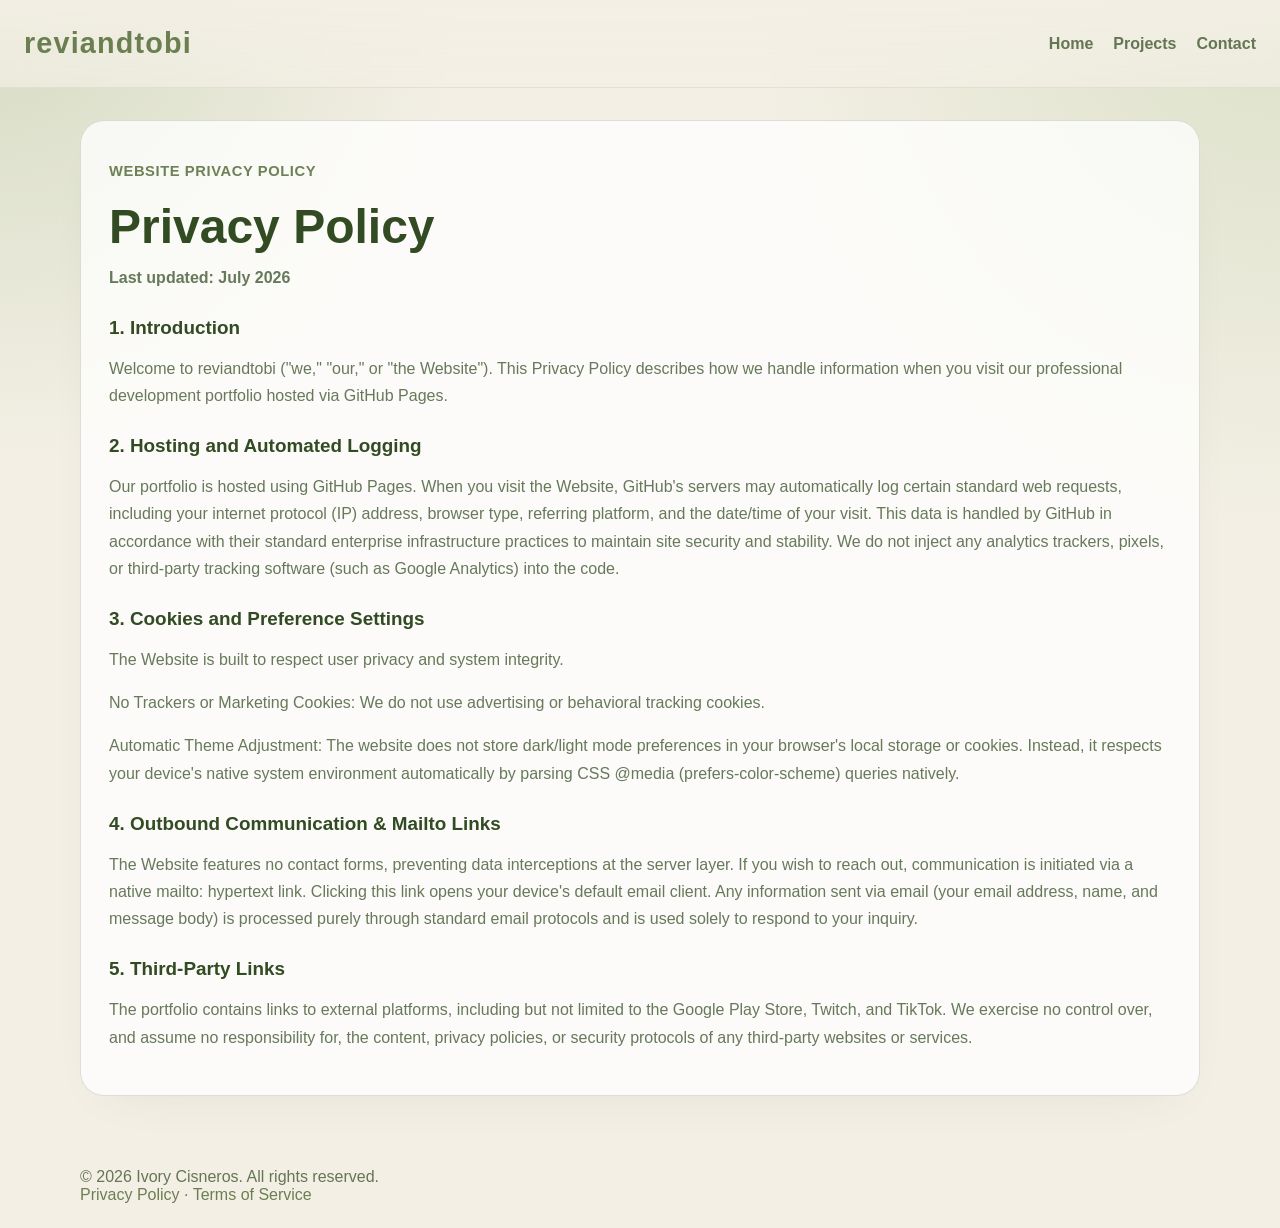
<file: privacy-policy.html>
<!DOCTYPE html>
<html lang="en">
<head>
    <meta charset="UTF-8">
    <meta name="viewport" content="width=device-width, initial-scale=1.0">
    <title>Privacy Policy | reviandtobi</title>
    <link rel="icon" type="image/png" href="assets/favicon.png">
    <link rel="stylesheet" href="styles/style.css">
</head>
<body>
    <header class="site-header">
        <div class="brand"><a href="index.html">reviandtobi</a></div>
        <nav class="site-nav" aria-label="Primary navigation">
            <a href="index.html">Home</a>
            <a href="index.html#projects">Projects</a>
            <a href="index.html#contact">Contact</a>
        </nav>
    </header>

    <main>
        <article class="legal-document">
            <p class="legal-caption">Website Privacy Policy</p>
            <h1>Privacy Policy</h1>
            <p class="legal-meta">Last updated: July 2026</p>

            <h2>1. Introduction</h2>
            <p>Welcome to reviandtobi (&quot;we,&quot; &quot;our,&quot; or &quot;the Website&quot;). This Privacy Policy describes how we handle information when you visit our professional development portfolio hosted via GitHub Pages.</p>

            <h2>2. Hosting and Automated Logging</h2>
            <p>Our portfolio is hosted using GitHub Pages. When you visit the Website, GitHub's servers may automatically log certain standard web requests, including your internet protocol (IP) address, browser type, referring platform, and the date/time of your visit. This data is handled by GitHub in accordance with their standard enterprise infrastructure practices to maintain site security and stability. We do not inject any analytics trackers, pixels, or third-party tracking software (such as Google Analytics) into the code.</p>

            <h2>3. Cookies and Preference Settings</h2>
            <p>The Website is built to respect user privacy and system integrity.</p>
            <p>No Trackers or Marketing Cookies: We do not use advertising or behavioral tracking cookies.</p>
            <p>Automatic Theme Adjustment: The website does not store dark/light mode preferences in your browser's local storage or cookies. Instead, it respects your device's native system environment automatically by parsing CSS @media (prefers-color-scheme) queries natively.</p>

            <h2>4. Outbound Communication &amp; Mailto Links</h2>
            <p>The Website features no contact forms, preventing data interceptions at the server layer. If you wish to reach out, communication is initiated via a native mailto: hypertext link. Clicking this link opens your device's default email client. Any information sent via email (your email address, name, and message body) is processed purely through standard email protocols and is used solely to respond to your inquiry.</p>

            <h2>5. Third-Party Links</h2>
            <p>The portfolio contains links to external platforms, including but not limited to the Google Play Store, Twitch, and TikTok. We exercise no control over, and assume no responsibility for, the content, privacy policies, or security protocols of any third-party websites or services.</p>
        </article>
    </main>

    <footer class="site-footer">
        <p>&copy; 2026 Ivory Cisneros. All rights reserved.</p>
        <p><a href="privacy-policy.html">Privacy Policy</a> · <a href="terms-of-service.html">Terms of Service</a></p>
    </footer>
</body>
</html>
</file>
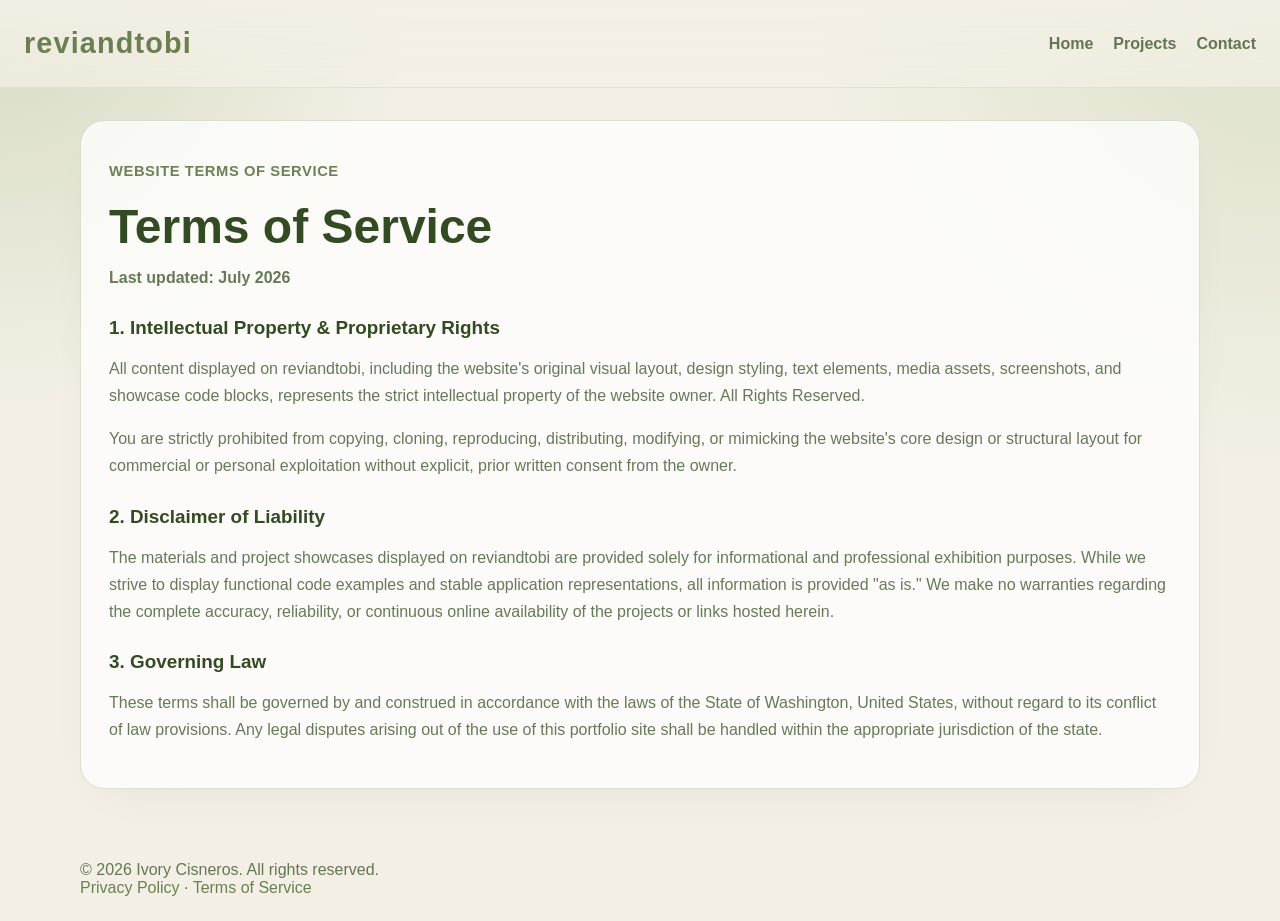
<file: terms-of-service.html>
<!DOCTYPE html>
<html lang="en">
<head>
    <meta charset="UTF-8">
    <meta name="viewport" content="width=device-width, initial-scale=1.0">
    <title>Terms of Service | reviandtobi</title>
    <link rel="icon" type="image/png" href="assets/favicon.png">
    <link rel="stylesheet" href="styles/style.css">
</head>
<body>
    <header class="site-header">
        <div class="brand"><a href="index.html">reviandtobi</a></div>
        <nav class="site-nav" aria-label="Primary navigation">
            <a href="index.html">Home</a>
            <a href="index.html#projects">Projects</a>
            <a href="index.html#contact">Contact</a>
        </nav>
    </header>

    <main>
        <article class="legal-document">
            <p class="legal-caption">Website Terms of Service</p>
            <h1>Terms of Service</h1>
            <p class="legal-meta">Last updated: July 2026</p>

            <h2>1. Intellectual Property &amp; Proprietary Rights</h2>
            <p>All content displayed on reviandtobi, including the website's original visual layout, design styling, text elements, media assets, screenshots, and showcase code blocks, represents the strict intellectual property of the website owner. All Rights Reserved.</p>
            <p>You are strictly prohibited from copying, cloning, reproducing, distributing, modifying, or mimicking the website's core design or structural layout for commercial or personal exploitation without explicit, prior written consent from the owner.</p>

            <h2>2. Disclaimer of Liability</h2>
            <p>The materials and project showcases displayed on reviandtobi are provided solely for informational and professional exhibition purposes. While we strive to display functional code examples and stable application representations, all information is provided &quot;as is.&quot; We make no warranties regarding the complete accuracy, reliability, or continuous online availability of the projects or links hosted herein.</p>

            <h2>3. Governing Law</h2>
            <p>These terms shall be governed by and construed in accordance with the laws of the State of Washington, United States, without regard to its conflict of law provisions. Any legal disputes arising out of the use of this portfolio site shall be handled within the appropriate jurisdiction of the state.</p>
        </article>
    </main>

    <footer class="site-footer">
        <p>&copy; 2026 Ivory Cisneros. All rights reserved.</p>
        <p><a href="privacy-policy.html">Privacy Policy</a> · <a href="terms-of-service.html">Terms of Service</a></p>
    </footer>
</body>
</html>
</file>
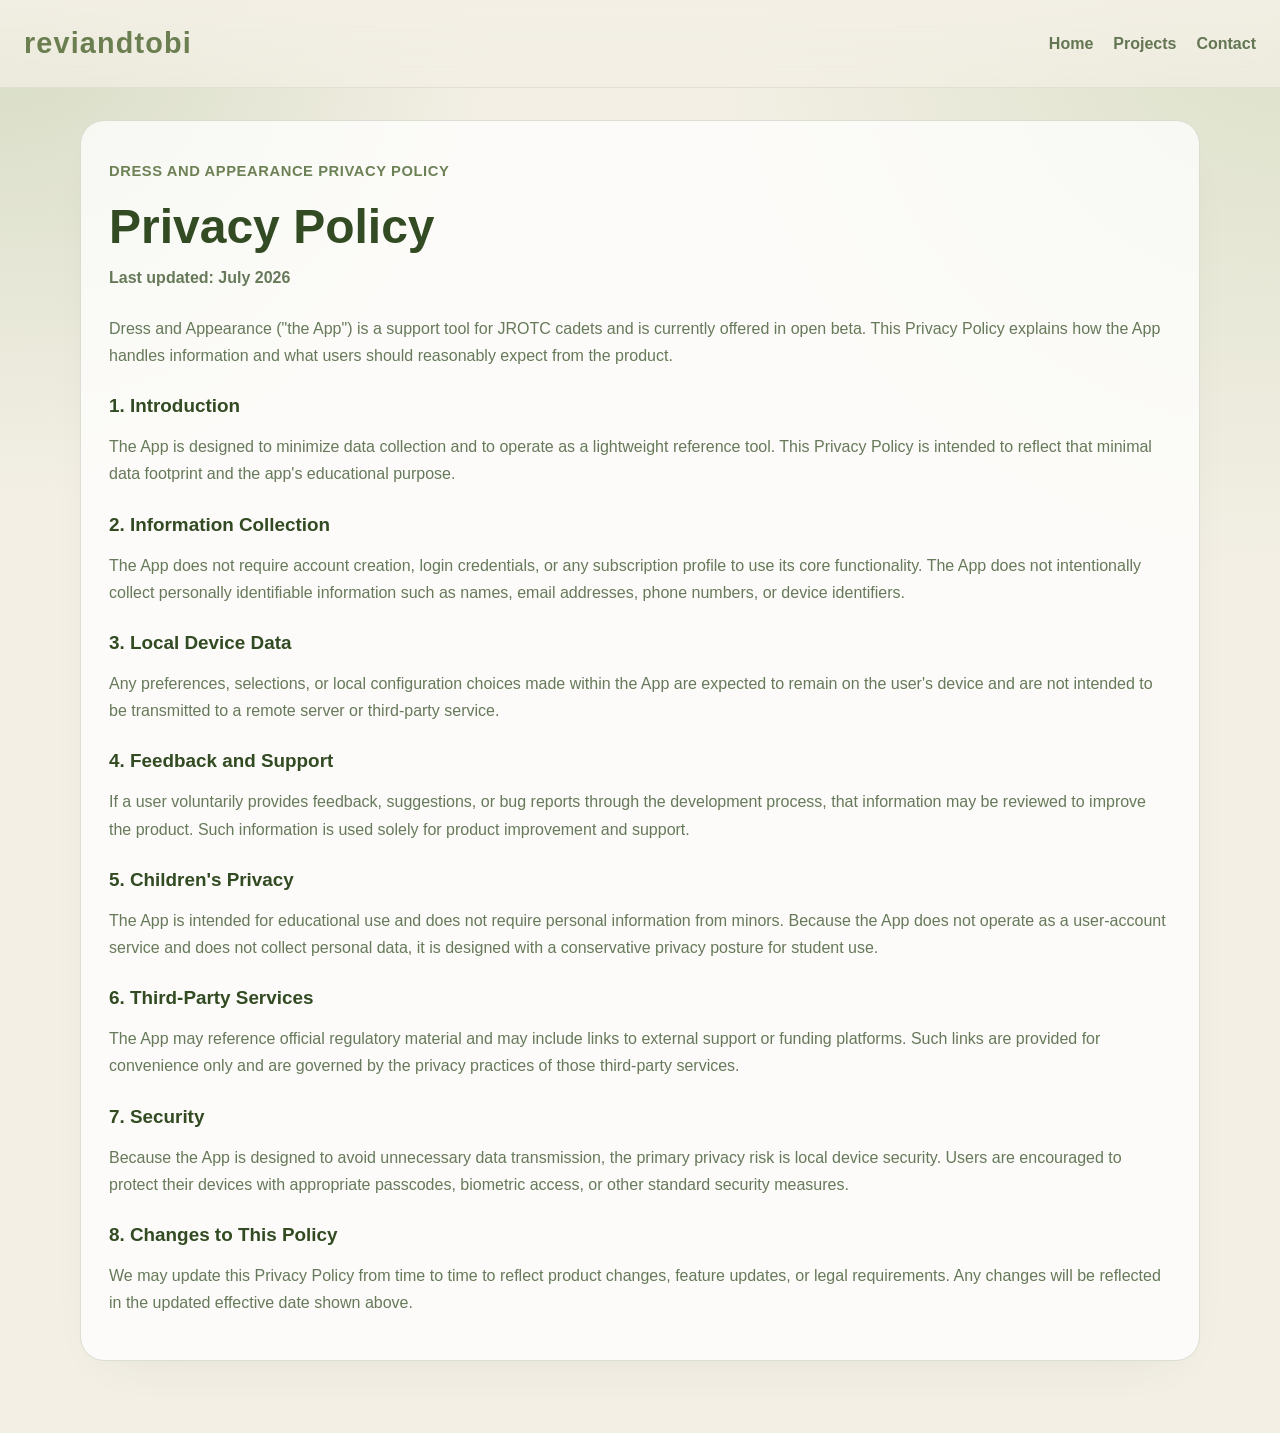
<file: pages/dress-and-appearance-privacy.html>
<!DOCTYPE html>
<html lang="en">
<head>
    <meta charset="UTF-8">
    <meta name="viewport" content="width=device-width, initial-scale=1.0">
    <title>Privacy Policy | Dress and Appearance</title>
    <link rel="icon" type="image/svg+xml" href="../assets/dress-and-appearance/logo-fg.svg">
    <link rel="stylesheet" href="../styles/style.css">
</head>
<body>
    <header class="site-header">
        <div class="brand"><a href="../index.html">reviandtobi</a></div>
        <nav class="site-nav" aria-label="Primary navigation">
            <a href="../index.html">Home</a>
            <a href="../index.html#projects">Projects</a>
            <a href="../index.html#contact">Contact</a>
        </nav>
    </header>

    <main>
        <article class="legal-document">
            <p class="legal-caption">Dress and Appearance Privacy Policy</p>
            <h1>Privacy Policy</h1>
            <p class="legal-meta">Last updated: July 2026</p>

            <p>Dress and Appearance ("the App") is a support tool for JROTC cadets and is currently offered in open beta. This Privacy Policy explains how the App handles information and what users should reasonably expect from the product.</p>

            <h2>1. Introduction</h2>
            <p>The App is designed to minimize data collection and to operate as a lightweight reference tool. This Privacy Policy is intended to reflect that minimal data footprint and the app's educational purpose.</p>

            <h2>2. Information Collection</h2>
            <p>The App does not require account creation, login credentials, or any subscription profile to use its core functionality. The App does not intentionally collect personally identifiable information such as names, email addresses, phone numbers, or device identifiers.</p>

            <h2>3. Local Device Data</h2>
            <p>Any preferences, selections, or local configuration choices made within the App are expected to remain on the user's device and are not intended to be transmitted to a remote server or third-party service.</p>

            <h2>4. Feedback and Support</h2>
            <p>If a user voluntarily provides feedback, suggestions, or bug reports through the development process, that information may be reviewed to improve the product. Such information is used solely for product improvement and support.</p>

            <h2>5. Children's Privacy</h2>
            <p>The App is intended for educational use and does not require personal information from minors. Because the App does not operate as a user-account service and does not collect personal data, it is designed with a conservative privacy posture for student use.</p>

            <h2>6. Third-Party Services</h2>
            <p>The App may reference official regulatory material and may include links to external support or funding platforms. Such links are provided for convenience only and are governed by the privacy practices of those third-party services.</p>

            <h2>7. Security</h2>
            <p>Because the App is designed to avoid unnecessary data transmission, the primary privacy risk is local device security. Users are encouraged to protect their devices with appropriate passcodes, biometric access, or other standard security measures.</p>

            <h2>8. Changes to This Policy</h2>
            <p>We may update this Privacy Policy from time to time to reflect product changes, feature updates, or legal requirements. Any changes will be reflected in the updated effective date shown above.</p>
        </article>
    </main>
</body>
</html>
</file>
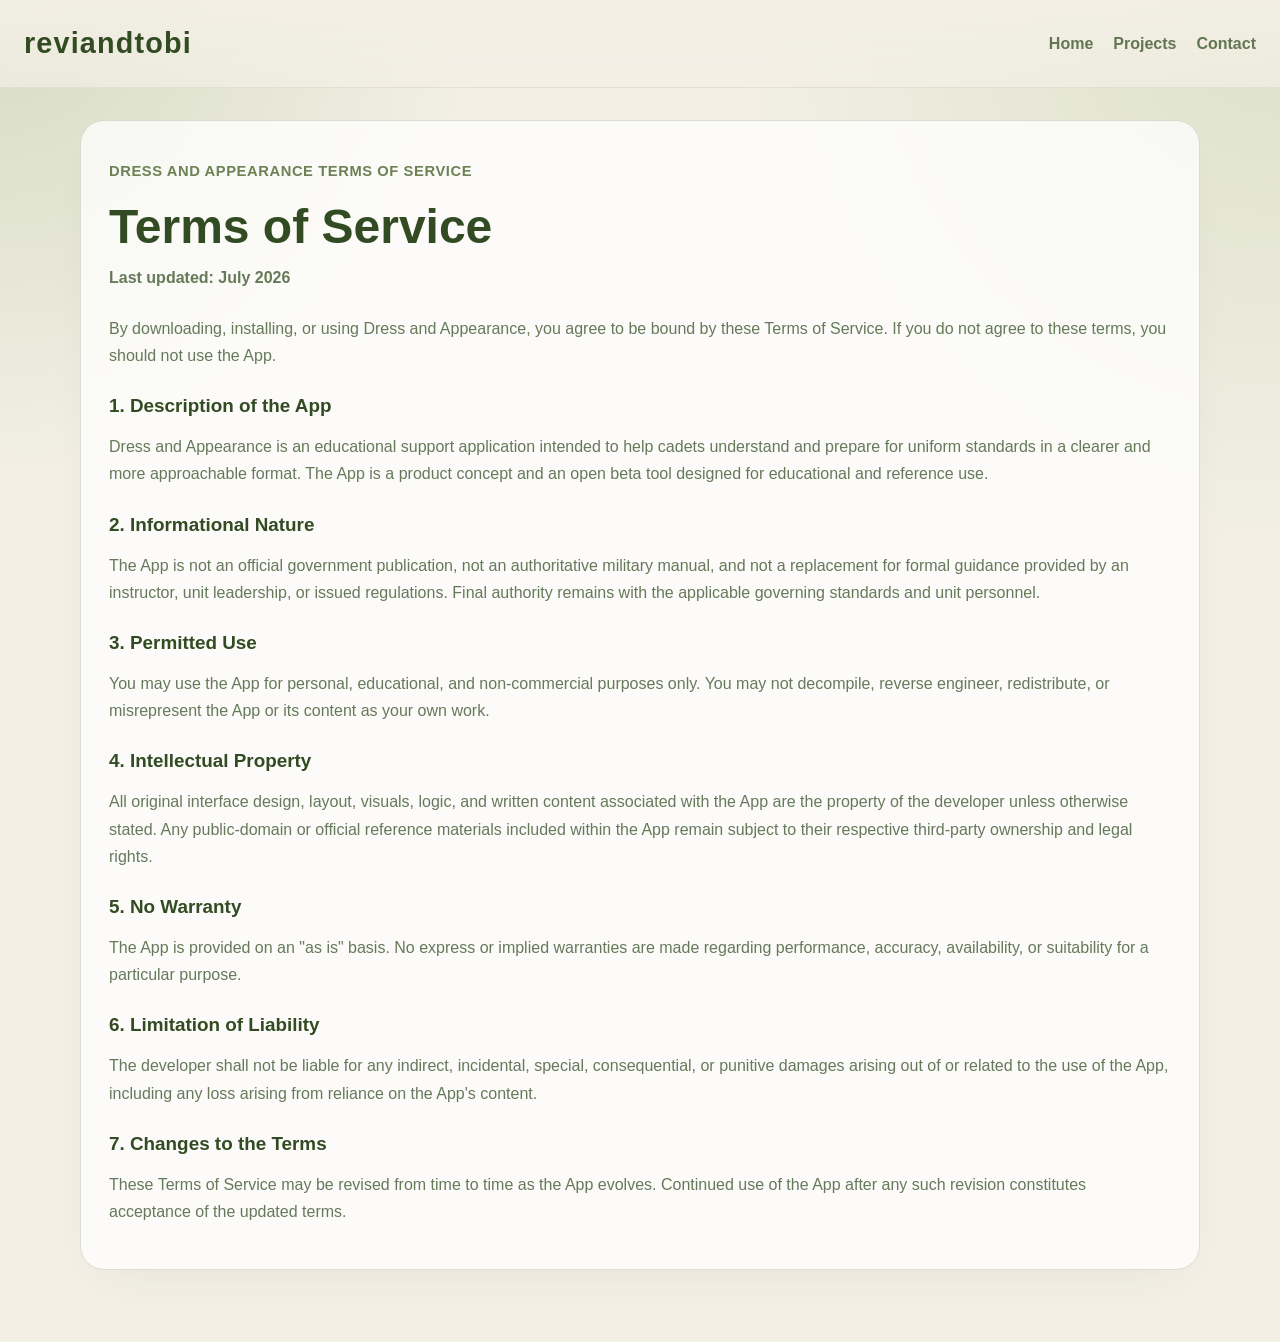
<file: pages/dress-and-appearance-terms.html>
<!DOCTYPE html>
<html lang="en">
<head>
    <meta charset="UTF-8">
    <meta name="viewport" content="width=device-width, initial-scale=1.0">
    <title>Terms of Service | Dress and Appearance</title>
    <link rel="icon" type="image/svg+xml" href="../assets/dress-and-appearance/logo-fg.svg">
    <link rel="stylesheet" href="../styles/style.css">
</head>
<body>
    <header class="site-header">
        <div class="brand">reviandtobi</div>
        <nav class="site-nav" aria-label="Primary navigation">
            <a href="../index.html">Home</a>
            <a href="../index.html#projects">Projects</a>
            <a href="../index.html#contact">Contact</a>
        </nav>
    </header>

    <main>
        <article class="legal-document">
            <p class="legal-caption">Dress and Appearance Terms of Service</p>
            <h1>Terms of Service</h1>
            <p class="legal-meta">Last updated: July 2026</p>

            <p>By downloading, installing, or using Dress and Appearance, you agree to be bound by these Terms of Service. If you do not agree to these terms, you should not use the App.</p>

            <h2>1. Description of the App</h2>
            <p>Dress and Appearance is an educational support application intended to help cadets understand and prepare for uniform standards in a clearer and more approachable format. The App is a product concept and an open beta tool designed for educational and reference use.</p>

            <h2>2. Informational Nature</h2>
            <p>The App is not an official government publication, not an authoritative military manual, and not a replacement for formal guidance provided by an instructor, unit leadership, or issued regulations. Final authority remains with the applicable governing standards and unit personnel.</p>

            <h2>3. Permitted Use</h2>
            <p>You may use the App for personal, educational, and non-commercial purposes only. You may not decompile, reverse engineer, redistribute, or misrepresent the App or its content as your own work.</p>

            <h2>4. Intellectual Property</h2>
            <p>All original interface design, layout, visuals, logic, and written content associated with the App are the property of the developer unless otherwise stated. Any public-domain or official reference materials included within the App remain subject to their respective third-party ownership and legal rights.</p>

            <h2>5. No Warranty</h2>
            <p>The App is provided on an "as is" basis. No express or implied warranties are made regarding performance, accuracy, availability, or suitability for a particular purpose.</p>

            <h2>6. Limitation of Liability</h2>
            <p>The developer shall not be liable for any indirect, incidental, special, consequential, or punitive damages arising out of or related to the use of the App, including any loss arising from reliance on the App's content.</p>

            <h2>7. Changes to the Terms</h2>
            <p>These Terms of Service may be revised from time to time as the App evolves. Continued use of the App after any such revision constitutes acceptance of the updated terms.</p>
        </article>
    </main>
</body>
</html>
</file>
<file: styles/style.css>
:root {
    --bg: #f3efe5;
    --bg-soft: #eef5ea;
    --surface: rgba(255, 255, 255, 0.76);
    --surface-strong: #f8f7f1;
    --text: #324b22;
    --muted: rgba(50, 75, 34, 0.74);
    --accent: #7ea45f;
    --accent-deep: #47612ac9;
    --line: rgba(71, 97, 42, 0.18);
    --shadow: rgba(51, 69, 31, 0.12);
    --hero-overlay: rgba(15, 26, 12, 0.34);
}

@media (prefers-color-scheme: dark) {
    :root {
        --bg: #304037;
        --bg-soft: #17221a;
        --surface: rgba(22, 31, 24, 0.84);
        --surface-strong: #182019;
        --text: #d2f7c3;
        --muted: rgba(237, 247, 233, 0.72);
        --accent: #8cb56f;
        --accent-deep: #b7d39a;
        --line: rgba(183, 211, 154, 0.18);
        --shadow: rgba(0, 0, 0, 0.42);
        --hero-overlay: rgba(2, 10, 5, 0.54);
    }
}

* {
    box-sizing: border-box;
}

html {
    scroll-behavior: smooth;
}

body {
    margin: 0;
    min-height: 100vh;
    font-family: Arial, Helvetica, sans-serif;
    background:
        radial-gradient(circle at top left, rgba(126, 164, 95, 0.25), transparent 26%),
        radial-gradient(circle at top right, rgba(167, 194, 137, 0.3), transparent 30%),
        var(--bg);
    color: var(--text);
}

@media (prefers-color-scheme: dark) {
    body {
        background:
            radial-gradient(circle at top left, rgba(103, 142, 83, 0.2), transparent 24%),
            radial-gradient(circle at top right, rgba(166, 201, 129, 0.12), transparent 28%),
            var(--bg);
    }
}

main {
    width: min(1120px, calc(100% - 32px));
    margin: 0 auto;
}

.site-footer {
    width: min(1120px, calc(100% - 32px));
    margin: 0 auto;
    padding: 0 0 24px;
    color: var(--muted);
}

.site-footer p {
    margin: 0;
}

.legal-document {
    background: var(--surface);
    border: 1px solid var(--line);
    border-radius: 24px;
    box-shadow: 0 18px 50px -30px var(--shadow);
    padding: 28px;
    margin: 32px 0 72px;
}

.legal-meta {
    margin: 8px 0 24px;
    color: var(--muted);
    font-weight: 700;
}

.legal-document h1 {
    margin: 0 0 10px;
    font-size: clamp(2rem, 4vw, 3rem);
}

.legal-document h2 {
    margin: 26px 0 10px;
    font-size: 1.18rem;
}

.legal-document p,
.legal-document li {
    color: var(--muted);
    line-height: 1.7;
}

.legal-document ol,
.legal-document ul {
    padding-left: 20px;
}

.legal-document .legal-caption {
    margin-top: 10px;
    font-size: 0.92rem;
    letter-spacing: 0.04em;
    text-transform: uppercase;
    color: var(--accent-deep);
    font-weight: 800;
}

.site-header {
    position: sticky;
    top: 0;
    z-index: 10;
    width: 100%;
    min-height: 88px;
    display: flex;
    align-items: center;
    justify-content: space-between;
    padding: 0 24px;
    background: linear-gradient(to bottom, rgba(243, 239, 229, 0.94), rgba(243, 239, 229, 0.68));
    backdrop-filter: blur(14px);
    border-bottom: 1px solid rgba(71, 97, 42, 0.1);
}

@media (prefers-color-scheme: dark) {
    .site-header {
        background: linear-gradient(to bottom, rgba(11, 16, 12, 0.93), rgba(11, 16, 12, 0.72));
        border-bottom: 1px solid rgba(183, 211, 154, 0.1);
    }
}

.brand {
    font-size: 1.8rem;
    font-weight: 800;
    letter-spacing: 0.04em;
    text-transform: lowercase;
}

.site-nav {
    display: flex;
    align-items: center;
    gap: 20px;
}

.site-nav a {
    color: var(--muted);
    text-decoration: none;
    font-weight: 700;
}

.site-nav a:hover {
    color: var(--accent-deep);
}

.hero {
    min-height: 88vh;
    display: flex;
    align-items: center;
    justify-content: center;
    background:
        linear-gradient(var(--hero-overlay), var(--hero-overlay)),
        url("../assets/massimiliano-morosinotto-0Hr2m3V_w1Q-unsplash.jpg") center/cover no-repeat;
    border-radius: 0 0 32px 32px;
    margin: 0 auto 24px;
    padding: 120px 24px 48px;
    text-align: center;
    box-shadow: 0 24px 60px -32px var(--shadow);
}

.hero-inner {
    max-width: 760px;
    color: #fffdf9;
    text-shadow: 0 2px 18px rgba(0, 0, 0, 0.4);
}

.eyebrow,
.section-label {
    text-transform: uppercase;
    letter-spacing: 0.18em;
    font-size: 0.74rem;
    font-weight: 800;
}

.hero h1 {
    margin: 0 0 16px;
    font-size: clamp(3rem, 6vw, 5.3rem);
    line-height: 1.05;
}

.tagline {
    margin: 0 auto;
    max-width: 680px;
    font-size: clamp(1rem, 2vw, 1.45rem);
    line-height: 1.6;
}

.hero-actions {
    margin-top: 24px;
    display: flex;
    justify-content: center;
    gap: 14px;
    flex-wrap: wrap;
}

.btn {
    display: inline-flex;
    align-items: center;
    justify-content: center;
    padding: 12px 18px;
    border-radius: 999px;
    text-decoration: none;
    font-weight: 800;
    transition: transform 0.18s ease, box-shadow 0.18s ease, background 0.18s ease;
}

.btn:hover {
    transform: translateY(-1px);
}

.btn-primary {
    background: var(--accent-deep);
    color: #f8f8f3;
    backdrop-filter: blur(6px);
    box-shadow: 0 10px 30px -18px rgba(25, 39, 12, 0.8);
}

@media (prefers-color-scheme: dark) {
    .btn-primary {
        box-shadow: 0 10px 30px -18px rgba(0, 0, 0, 0.9);
    }
}

.btn-secondary {
    background: rgba(255, 255, 255, 0.14);
    color: #fff;
    backdrop-filter: blur(6px);
    border: 1px solid rgba(255, 255, 255, 0.4);
}

.contact-actions {
    display: flex;
    flex-wrap: wrap;
    align-items: center;
    gap: 12px;
    margin-top: 18px;
}

.kofi-badge {
    display: inline-flex;
    align-items: center;
    justify-content: center;
    width: auto;
    height: 44px;
    background-image: url('../assets/badges/support_me_on_kofi_badge_beige.png');
    background-position: center;
    background-repeat: no-repeat;
    background-size: contain;
    transition: transform 0.18s ease, box-shadow 0.18s ease, opacity 0.18s ease;
}

.kofi-badge:hover {
    transform: translateY(-1px);
}

@media (prefers-color-scheme: dark) {
    .kofi-badge {
        background-image: url('../assets/badges/support_me_on_kofi_badge_dark.png');
    }
}

.store-badge {
    display: inline-flex;
    align-items: center;
    justify-content: center;
    width: 150px;
    height: 48px;
    border-radius: 12px;
    border: 1px solid rgba(255, 255, 255, 0.4);
    background: rgba(255, 255, 255, 0.14);
    backdrop-filter: blur(6px);
    background-position: center;
    background-repeat: no-repeat;
    background-size: contain;
    transition: transform 0.18s ease, box-shadow 0.18s ease, opacity 0.18s ease;
}

.store-badge:hover {
    transform: translateY(-1px);
}

.store-badge.play-store {
    background-image: url('https://upload.wikimedia.org/wikipedia/commons/7/78/Google_Play_2022_logo.svg');
}

.store-badge.app-store {
    background-image: url('https://upload.wikimedia.org/wikipedia/commons/6/67/App_Store_%28iOS%29.svg');
}

.store-badge.disabled,
.store-badge[aria-disabled="true"] {
    pointer-events: none;
    opacity: 0.58;
    filter: grayscale(0.25);
}

.info-grid,
.project-grid {
    display: grid;
    grid-template-columns: repeat(2, minmax(0, 1fr));
    gap: 18px;
}

.card,
.project-card,
.contact-card {
    background: var(--surface);
    border: 1px solid var(--line);
    border-radius: 24px;
    box-shadow: 0 18px 50px -30px var(--shadow);
}

.card {
    padding: 24px;
}

.card h2,
.section-heading h2,
.contact-card h2 {
    margin: 10px 0 10px;
    font-size: clamp(1.5rem, 3vw, 2.15rem);
}

.card p,
.project-card p,
.contact-card p {
    color: var(--muted);
    line-height: 1.6;
}

.info-grid {
    margin: 18px auto 0;
    position: relative;
    z-index: 2;
}

.projects {
    padding: 52px 0 16px;
}

.social-section {
    padding: 28px 0 16px;
}

.section-heading {
    margin-bottom: 18px;
}

.project-link {
    display: block;
    text-decoration: none;
    color: inherit;
}

.project-card {
    padding: 24px;
    height: 100%;
    transition: transform 0.18s ease, box-shadow 0.18s ease, border-color 0.18s ease;
}

.project-link:hover .project-card {
    transform: translateY(-3px);
    box-shadow: 0 24px 50px -28px var(--shadow);
    border-color: rgba(71, 97, 42, 0.4);
}

.social-grid {
    display: grid;
    grid-template-columns: repeat(2, minmax(0, 1fr));
    gap: 18px;
}

.social-card {
    position: relative;
    display: block;
    text-decoration: none;
    color: inherit;
    background:
        linear-gradient(180deg, rgba(255,255,255,0.76), rgba(126,164,95,0.13)),
        var(--surface);
    border: 1px solid var(--line);
    border-radius: 22px;
    padding: 22px;
    box-shadow: 0 18px 50px -30px var(--shadow);
    transition: transform 0.18s ease, box-shadow 0.18s ease, border-color 0.18s ease;
    overflow: hidden;
    isolation: isolate;
}

@media (prefers-color-scheme: dark) {
    .social-card {
        background:
            linear-gradient(180deg, rgba(24, 32, 25, 0.92), rgba(140, 181, 111, 0.12)),
            var(--surface);
    }
}

.social-card::before {
    content: "";
    position: absolute;
    inset: 10px;
    background-position: center;
    background-repeat: no-repeat;
    background-size: contain;
    opacity: 0.22;
    z-index: 0;
    pointer-events: none;
}

.social-card.twitch::before {
    background-image: url('https://upload.wikimedia.org/wikipedia/commons/2/26/Twitch_logo.svg');
}

.social-card.tiktok::before {
    background-image: url('https://upload.wikimedia.org/wikipedia/en/a/a9/TikTok_logo.svg');
}

.social-card.youtube::before {
    background-image: url('https://upload.wikimedia.org/wikipedia/commons/0/09/YouTube_full-color_icon_%282017%29.svg');
}

.social-card.discord::before {
    background-image: url('https://upload.wikimedia.org/wikipedia/commons/7/73/Discord_Color_Text_Logo_%282015-2021%29.svg');
}

.social-card:hover {
    transform: translateY(-3px);
    box-shadow: 0 24px 50px -28px var(--shadow);
    border-color: rgba(71, 97, 42, 0.42);
}

.social-card > * {
    position: relative;
    z-index: 1;
}

.social-platform {
    display: inline-flex;
    padding: 5px 10px;
    border-radius: 999px;
    background: rgba(126, 164, 95, 0.16);
    color: var(--accent-deep);
    font-size: 0.78rem;
    font-weight: 800;
    letter-spacing: 0.08em;
    text-transform: uppercase;
    margin-bottom: 12px;
}

@media (prefers-color-scheme: dark) {
    .social-platform {
        background: rgba(140, 181, 111, 0.2);
        color: var(--accent-deep);
    }
}

.social-card h3 {
    margin: 0 0 8px;
    font-size: 1.2rem;
}

.social-card p {
    margin: 0;
    color: var(--muted);
}

.project-logo {
    position: relative;
    display: inline-flex;
    width: 46px;
    height: 46px;
    align-items: center;
    justify-content: center;
    margin-bottom: 12px;
    border-radius: 50%;
    overflow: hidden;
    box-shadow: 0 12px 24px -20px var(--shadow);
}

.project-logo-bg,
.project-logo-fg {
    position: absolute;
    inset: 0;
    width: 100%;
    height: 100%;
}

.project-logo-bg {
    object-fit: cover;
}

.project-logo-fg {
    inset: 3px;
    width: calc(100% - 6px);
    height: calc(100% - 6px);
}

.project-card h3 {
    margin: 0 0 8px;
    font-size: 1.35rem;
}

.contact-card {
    margin: 48px 0 72px;
    padding: 30px;
    text-align: center;
}

.consent-overlay {
    position: fixed;
    inset: 0;
    display: none;
    align-items: center;
    justify-content: center;
    padding: 18px;
    background: rgba(12, 18, 10, 0.72);
    backdrop-filter: blur(14px) saturate(110%);
    z-index: 80;
}

.consent-overlay.is-visible {
    display: flex;
}

.consent-modal {
    width: min(560px, 100%);
    background: var(--surface-strong);
    border: 1px solid var(--line);
    border-radius: 24px;
    padding: 28px;
    box-shadow: 0 24px 60px -30px rgba(0, 0, 0, 0.55);
}

.consent-modal h2 {
    margin: 8px 0 12px;
}

.consent-modal .btn {
    margin-top: 12px;
}

.consent-overlay {
    position: fixed;
    inset: 0;
    display: none;
    align-items: center;
    justify-content: center;
    padding: 18px;
    background: rgba(12, 18, 10, 0.72);
    backdrop-filter: blur(14px) saturate(110%);
    z-index: 80;
}

.consent-overlay.is-visible {
    display: flex;
}

.consent-modal {
    width: min(560px, 100%);
    background: var(--surface-strong);
    border: 1px solid var(--line);
    border-radius: 24px;
    padding: 28px;
    box-shadow: 0 24px 60px -30px rgba(0, 0, 0, 0.55);
}

.consent-modal h2 {
    margin: 8px 0 12px;
}

.consent-modal .btn {
    margin-top: 12px;
}

.detail-hero {
    padding: 72px 24px 40px;
    text-align: center;
}

.detail-hero h1 {
    margin: 0 0 12px;
    font-size: clamp(2.3rem, 5vw, 4rem);
}

.detail-grid {
    display: grid;
    grid-template-columns: repeat(2, minmax(0, 1fr));
    gap: 18px;
    margin: 16px 0 24px;
}

.detail-card {
    background: var(--surface);
    border: 1px solid var(--line);
    border-radius: 24px;
    box-shadow: 0 18px 50px -30px var(--shadow);
    padding: 24px;
}

.detail-wide {
    margin-bottom: 72px;
}

.media-grid,
.feature-grid {
    display: grid;
    grid-template-columns: repeat(3, minmax(0, 1fr));
    gap: 14px;
    margin-top: 18px;
}

.mockup-card,
.feature-card {
    background: rgba(126, 164, 95, 0.08);
    border: 1px solid rgba(71, 97, 42, 0.14);
    border-radius: 18px;
    padding: 18px;
    transition: transform 0.2s ease, box-shadow 0.2s ease, border-color 0.2s ease;
}

.mockup-card:hover,
.feature-card:hover {
    transform: translateY(-2px);
    box-shadow: 0 18px 36px -26px var(--shadow);
    border-color: rgba(71, 97, 42, 0.34);
}

.feature-image-small {
    width: 100%;
    height: auto;
    border-radius: 12px;
    margin-top: 12px;
    mask-image: linear-gradient(to bottom, black 0%, transparent 100%);
}

.phone-frame {
    background: var(--surface-strong);
    border: 1px solid var(--line);
    border-radius: 18px;
    padding: 16px;
    min-height: 240px;
}

.screen-label {
    display: inline-block;
    padding: 4px 8px;
    border-radius: 999px;
    background: rgba(71, 97, 42, 0.1);
    font-size: 0.72rem;
    font-weight: 800;
    letter-spacing: 0.08em;
    text-transform: uppercase;
    margin-bottom: 12px;
}

.phone-frame h3 {
    margin: 0 0 12px;
}

.screen-pill,
.screen-steps div,
.screen-list span {
    display: block;
    padding: 10px 12px;
    margin-bottom: 8px;
    border-radius: 12px;
    background: rgba(126, 164, 95, 0.12);
    font-weight: 700;
}

.screen-list {
    display: grid;
    gap: 8px;
}

.demo-strip {
    display: grid;
    grid-template-columns: repeat(3, minmax(0, 1fr));
    gap: 12px;
    margin-top: 16px;
}

.demo-step {
    background: rgba(126, 164, 95, 0.08);
    border: 1px solid rgba(71, 97, 42, 0.14);
    border-radius: 16px;
    padding: 16px;
    line-height: 1.6;
}

.demo-step strong {
    color: var(--accent-deep);
}

.feature-grid {
    grid-template-columns: repeat(2, minmax(0, 1fr));
}

.feature-image-button {
    width: 100%;
    padding: 0;
    border: 0;
    background: transparent;
    cursor: pointer;
    overflow: hidden;
    border-radius: 14px;
}

.feature-image-small {
    display: block;
    width: 100%;
    border-radius: 12px;
    margin-top: 12px;
    border: 1px solid rgba(71, 97, 42, 0.14);
    transition: transform 0.2s ease, box-shadow 0.2s ease;
}

.feature-image-button:hover .feature-image-small {
    transform: scale(1.02);
    box-shadow: 0 18px 30px -24px var(--shadow);
}

.lightbox {
    position: fixed;
    inset: 0;
    display: flex;
    align-items: center;
    justify-content: center;
    z-index: 50;
    padding: 18px;
    opacity: 0;
    visibility: hidden;
    pointer-events: none;
    transition: opacity 0.28s ease, visibility 0.28s ease;
}

.lightbox.is-open {
    opacity: 1;
    visibility: visible;
    pointer-events: auto;
}

.lightbox-backdrop {
    position: absolute;
    inset: 0;
    background: rgba(8, 12, 8, 0.72);
    backdrop-filter: blur(14px) saturate(110%);
    -webkit-backdrop-filter: blur(14px) saturate(110%);
    opacity: 0;
    transition: opacity 0.28s ease;
}

.lightbox.is-open .lightbox-backdrop {
    opacity: 1;
}

.lightbox-dialog {
    position: relative;
    z-index: 1;
    width: min(1000px, calc(100vw - 36px));
    padding: 0;
    background: transparent;
    border: 0;
    box-shadow: none;
    display: block;
    opacity: 0;
    transform: translateY(10px) scale(0.985);
    transition: opacity 0.28s ease, transform 0.28s ease;
}

.lightbox.is-open .lightbox-dialog {
    opacity: 1;
    transform: translateY(0) scale(1);
}

.lightbox-stage {
    position: relative;
    text-align: center;
    padding: 0;
    background: transparent;
    border: 0;
    box-shadow: none;
}

.lightbox-stage img {
    display: block;
    width: auto;
    max-width: min(100%, 940px);
    max-height: 86vh;
    min-height: 58vh;
    object-fit: contain;
    border-radius: 12px;
    border: 1px solid var(--line);
    box-shadow: 0 18px 38px -24px var(--shadow);
    margin: 0 auto;
    cursor: zoom-in;
    transform-origin: center center;
    transform: scale(1);
    transition: transform 0.26s ease, box-shadow 0.26s ease, cursor 0.26s ease;
    touch-action: none;
}

.lightbox-stage img.zoomed {
    cursor: zoom-out;
    box-shadow: 0 28px 48px -28px rgba(0, 0, 0, 0.58);
}

.lightbox-caption {
    margin: 12px 0 0;
    font-weight: 800;
    letter-spacing: 0.08em;
    text-transform: uppercase;
}

.lightbox-close,
.lightbox-nav {
    position: absolute;
    top: 50%;
    transform: translateY(-50%);
    border: 0;
    background: rgba(71, 97, 42, 0.15);
    color: var(--text);
    border-radius: 999px;
    width: 48px;
    height: 48px;
    font-size: 1.18rem;
    cursor: pointer;
    box-shadow: 0 10px 24px -16px rgba(0, 0, 0, 0.5);
    transition: transform 0.18s ease, background 0.18s ease;
    z-index: 3;
}

.lightbox-close {
    top: 14px;
    right: 14px;
    transform: none;
}

.lightbox-prev {
    left: -12px;
}

.lightbox-next {
    right: -12px;
}

.lightbox-close:hover,
.lightbox-nav:hover {
    transform: translateY(-50%) scale(1.03);
    background: rgba(71, 97, 42, 0.24);
}

.lightbox-close:hover {
    transform: none;
}

@media (max-width: 760px) {
    .site-header {
        flex-direction: column;
        justify-content: center;
        gap: 10px;
        padding: 14px 16px;
    }

    .site-nav {
        gap: 14px;
        flex-wrap: wrap;
        justify-content: center;
    }

    .info-grid,
    .project-grid,
    .detail-grid,
    .media-grid,
    .demo-strip,
    .feature-grid {
        grid-template-columns: 1fr;
    }

    .lightbox-dialog {
        grid-template-columns: 1fr;
        padding: 16px;
    }

    .lightbox-close,
    .lightbox-nav {
        position: absolute;
        top: 12px;
    }

    .lightbox-close {
        right: 12px;
    }

    .lightbox-prev {
        left: 12px;
    }

    .lightbox-next {
        right: 12px;
    }

    main {
        width: min(100% - 20px, 1120px);
    }

    .hero {
        min-height: 78vh;
    }
}

.demonstration-video {
    width: 100%;
    height: auto;
    border-radius: 12px;
    box-shadow: 0 12px 30px -18px var(--shadow);
}

a {
    color: var(--accent-deep);
    text-decoration: none;
}
</file>
